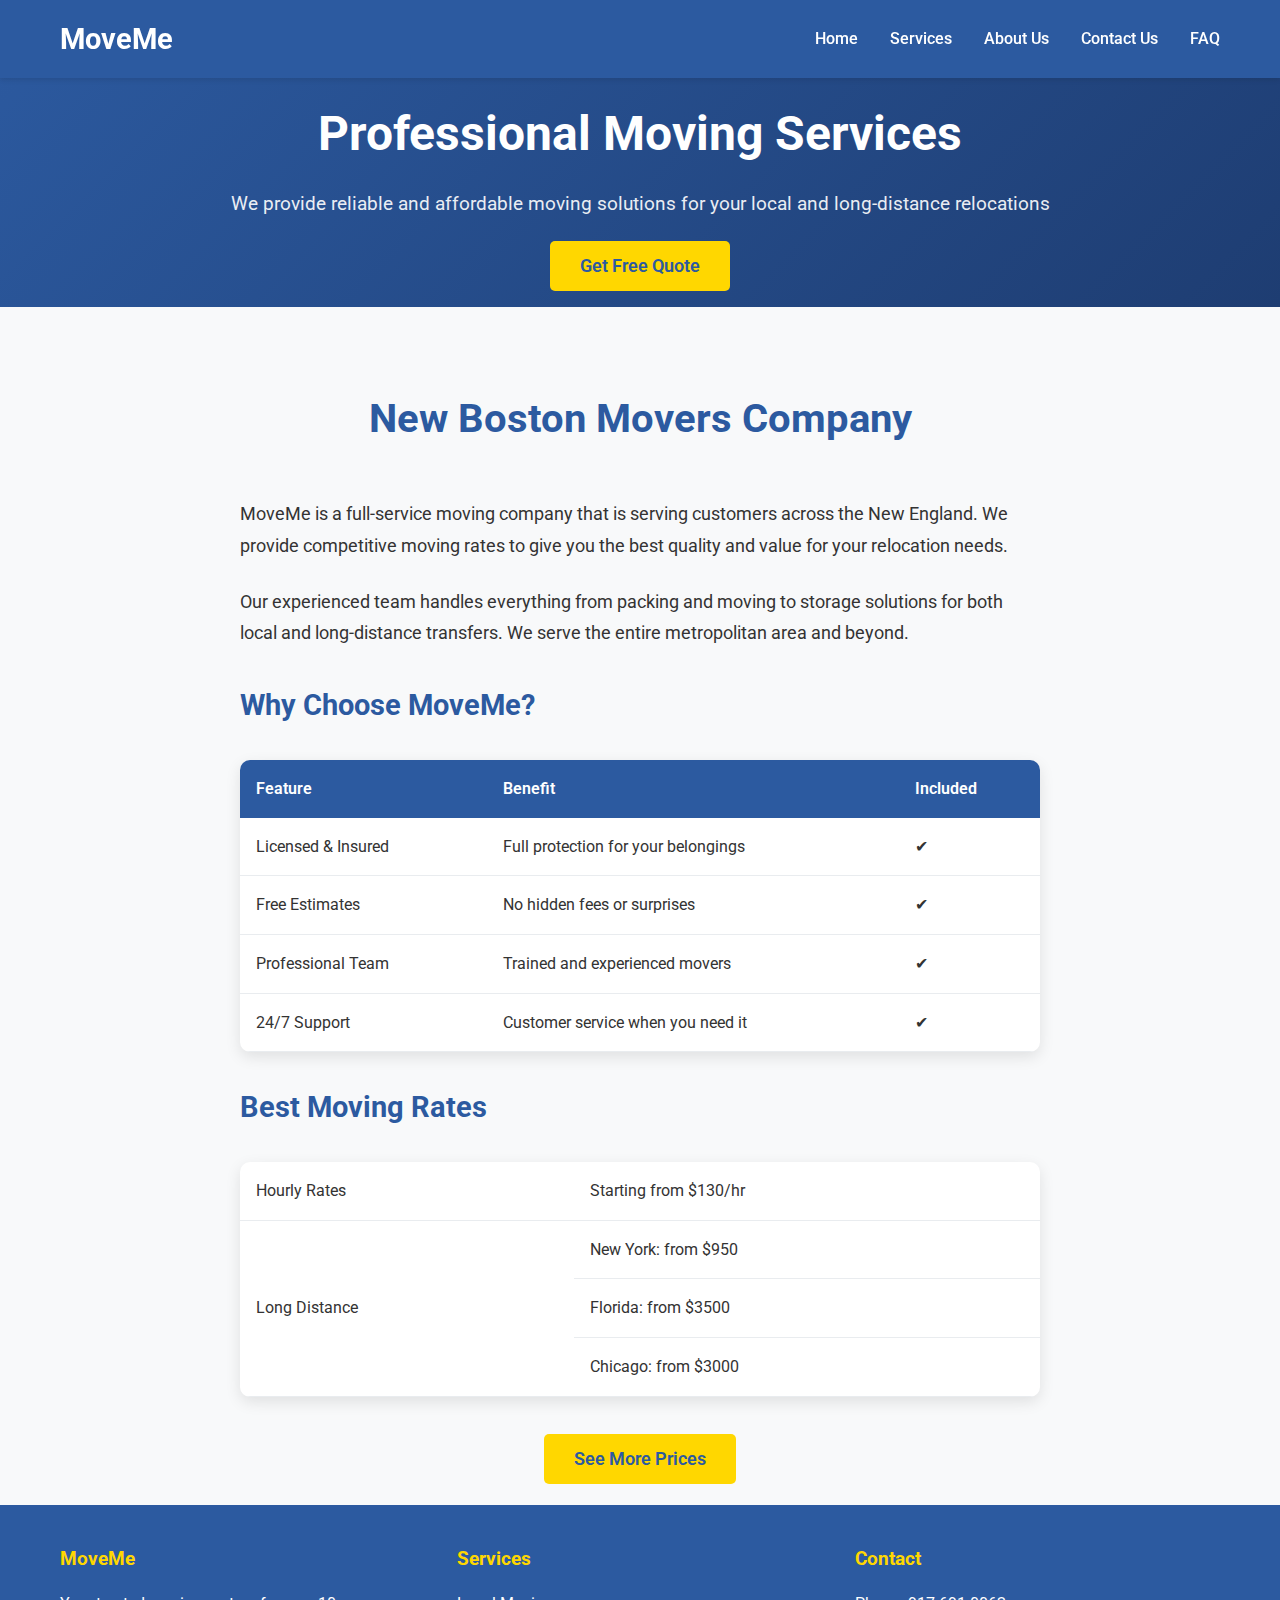
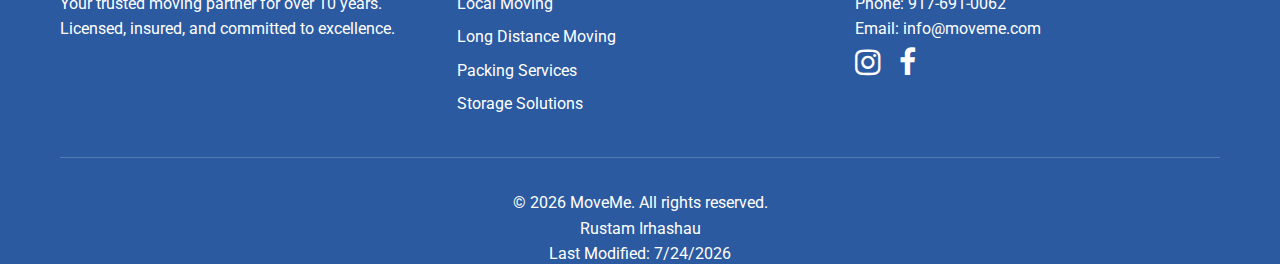
<file: index.html>
<!DOCTYPE html>
<html lang="en">

<head>
  <meta charset="UTF-8">
  <meta name="viewport" content="width=device-width, initial-scale=1.0">
  <title>MoveMe - Professional Moving Services</title>
  <link rel="stylesheet" href="styles.css">
  <link href="https://fonts.googleapis.com/css2?family=Roboto:wght@300;400;600;700&display=swap" rel="stylesheet">
  <link rel="stylesheet" href="https://cdnjs.cloudflare.com/ajax/libs/font-awesome/4.7.0/css/font-awesome.min.css">
  <link rel="shortcut icon" href="images/logo1.jpg">
  <link rel="apple-touch-icon" href="images/logo1.jpg">
  <link rel="icon" sizes="192x192" href="images/logo1.jpg">
</head>

<body>
  <!-- Navigation Menu -->
  <nav class="navbar">
    <div class="nav-container">
      <div class="nav-logo">
        <a href="index.html">MoveMe</a>
      </div>
      <div class="nav-menu" id="nav-menu">
        <a href="index.html" class="nav-link">Home</a>
        <a href="services.html" class="nav-link">Services</a>
        <a href="aboutus.html" class="nav-link">About Us</a>
        <a href="contact.html" class="nav-link">Contact Us</a>
        <a href="faq.html" class="nav-link">FAQ</a>
      </div>
      <div class="hamburger">
        <span class="bar"></span>
        <span class="bar"></span>
        <span class="bar"></span>
      </div>
    </div>
  </nav>

  <!-- Banner -->
  <section id="home" class="banner">
    <div class="banner-content">
      <h1 class="banner-title">Professional Moving Services</h1>
      <p class="banner-subtitle">
        We provide reliable and affordable moving solutions for your local and long-distance relocations
      </p>
      <a href="contact.html" class="cta-button">Get Free Quote</a>
    </div>
  </section>

  <!-- Main Content -->
  <section id="about" class="about">
    <div class="container">
      <h2>New Boston Movers Company</h2>
      <div class="about-content">
        <div class="about-text">
          <p>
            MoveMe is a full-service moving company that is serving customers across the New England. We provide
            competitive moving rates to give you the best quality and value for your relocation needs.
          </p>
          <p>
            Our experienced team handles everything from packing and moving to storage solutions for both local and
            long-distance transfers. We serve the entire metropolitan area and beyond.
          </p>

          <h3>Why Choose MoveMe?</h3>
          <table class="features-table">
            <thead>
              <tr>
                <th>Feature</th>
                <th>Benefit</th>
                <th>Included</th>
              </tr>
            </thead>
            <tbody>
              <tr>
                <td>Licensed & Insured</td>
                <td>Full protection for your belongings</td>
                <td>&#10004;</td>
              </tr>
              <tr>
                <td>Free Estimates</td>
                <td>No hidden fees or surprises</td>
                <td>&#10004;</td>
              </tr>
              <tr>
                <td>Professional Team</td>
                <td>Trained and experienced movers</td>
                <td>&#10004;</td>
              </tr>
              <tr>
                <td>24/7 Support</td>
                <td>Customer service when you need it</td>
                <td>&#10004;</td>
              </tr>
            </tbody>
          </table>
          <h3>Best Moving Rates</h3>
          <table class="features-table">
            <tbody>
              <tr>
                <td>Hourly Rates</td>
                <td>Starting from $130/hr</td>
              </tr>
              <tr>
                <td rowspan="3">Long Distance</td>
                <td>New York: from $950</td>
              <tr>
                <td>Florida: from $3500</td>
              </tr>
              <tr>
                <td>Chicago: from $3000</td>
              </tr>
            </tbody>
          </table>
        </div>
      </div>
    </div>
  </section>

  <!-- Button -->
  <div class="center-line">
    <a class="cta-button" href="services.html">See More Prices</a>
  </div>

  <!-- Footer -->
  <footer class="footer">
    <div class="container">
      <div class="footer-content">
        <div class="footer-section">
          <h3>MoveMe</h3>
          <p>Your trusted moving partner for over 10 years. Licensed, insured, and committed to excellence.</p>
        </div>
        <div class="footer-section">
          <h3>Services</h3>
          <ul>
            <li><a href="services.html">Local Moving</a></li>
            <li><a href="services.html">Long Distance Moving</a></li>
            <li><a href="services.html">Packing Services</a></li>
            <li><a href="services.html">Storage Solutions</a></li>
          </ul>
        </div>
        <div class="footer-section">
          <h3>Contact</h3>
          <p>Phone: <a href="tel:+19176910062">917-691-0062</a></p>
          <p>Email: <a href="mailto:info@moveme.com">info@moveme.com</a></p>
          <a href="https://www.instagram.com/rustam.irhashau/" class="fa fa-instagram"></a>
          <a href="https://www.facebook.com/rustam.irgashev.77" class="fa fa-facebook"></a>
        </div>
      </div>
      <div class="footer-bottom">
        <p>&copy; <span id="current-year"></span> MoveMe. All rights reserved.</p>
        <p>Rustam Irhashau</p>
        <p id ="date"></p>
      </div>
    </div>
  </footer>

  <script src="script.js"></script>

  <!-- jQuery animation -->
  <script src="https://ajax.googleapis.com/ajax/libs/jquery/3.7.1/jquery.min.js"></script>
  <script>
    $(function() {
      $("#home").hide(0).slideDown(1000);
    })
  </script>

  <!-- Footer Last modified script-->
  <script>
    const date = new Date(document.lastModified);
    document.getElementById("date").innerHTML = "Last Modified: " + date.toLocaleDateString();
  </script>
</body>

</html>
</file>
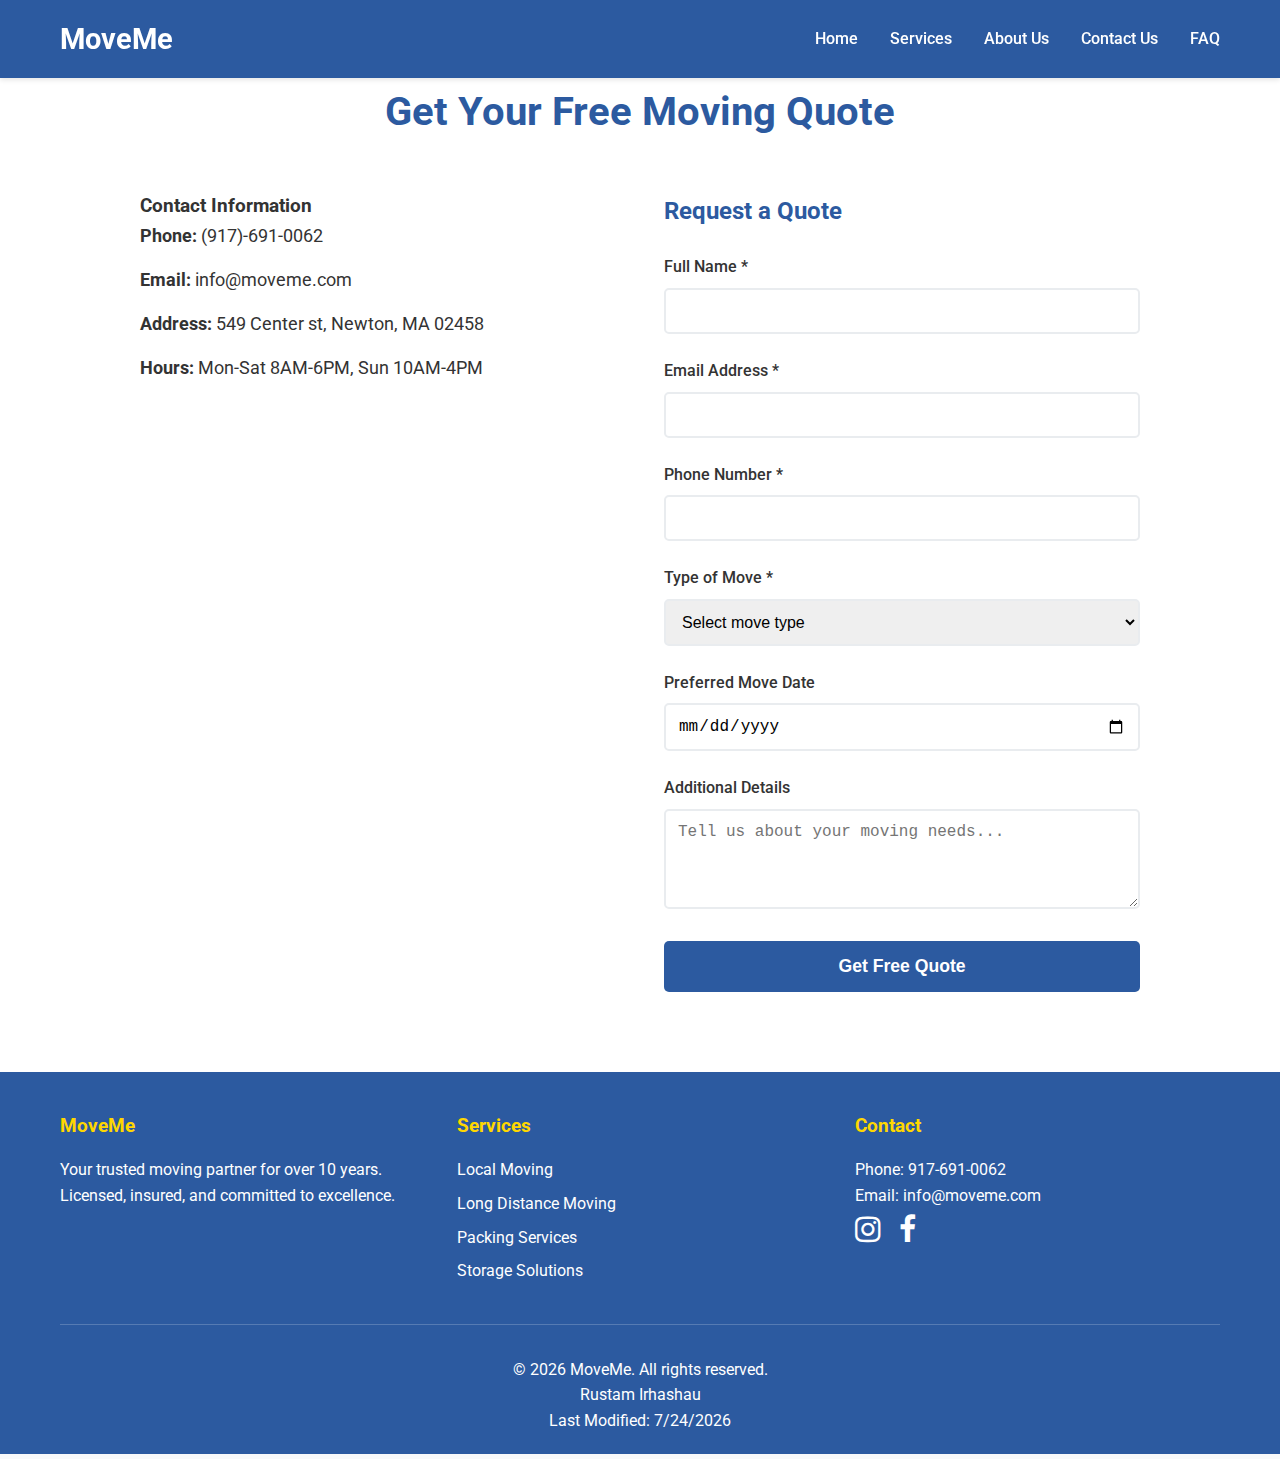
<file: contact.html>
<!DOCTYPE html>
<html lang="en">

<head>
  <meta charset="UTF-8">
  <meta name="viewport" content="width=device-width, initial-scale=1.0">
  <title>Contact Us – MoveMe</title>
  <link rel="stylesheet" href="styles.css">
  <link href="https://fonts.googleapis.com/css2?family=Roboto:wght@300;400;600;700&display=swap" rel="stylesheet">
  <!--Icons for social media-->
  <link rel="stylesheet" href="https://cdnjs.cloudflare.com/ajax/libs/font-awesome/4.7.0/css/font-awesome.min.css">
  <link rel="shortcut icon" href="images/logo1.jpg">
  <link rel="apple-touch-icon" href="images/logo1.jpg">
  <link rel="icon" sizes="192x192" href="images/logo1.jpg">
</head>

<body>

  <!-- Navigation Menu -->
  <nav class="navbar">
    <div class="nav-container">
      <div class="nav-logo">
        <a href="index.html">MoveMe</a>
      </div>
      <div class="nav-menu" id="nav-menu">
        <a href="index.html" class="nav-link">Home</a>
        <a href="services.html" class="nav-link">Services</a>
        <a href="aboutus.html" class="nav-link">About Us</a>
        <a href="contact.html" class="nav-link">Contact Us</a>
        <a href="faq.html" class="nav-link">FAQ</a>
      </div>
      <div class="hamburger">
        <span class="bar"></span>
        <span class="bar"></span>
        <span class="bar"></span>
      </div>
    </div>
  </nav>

  <!-- Contact Section -->
  <section id="contact" class="contact">
    <div class="container">
      <h2>Get Your Free Moving Quote</h2>
      <div class="contact-content">
        <div class="contact-info">
          <h3>Contact Information</h3>
          <div class="contact-item"><b>Phone:</b> (917)-691-0062</div>
          <div class="contact-item"><b>Email:</b> info@moveme.com</div>
          <div class="contact-item"><b>Address:</b> 549 Center st, Newton, MA 02458</div>
          <div class="contact-item"><b>Hours:</b> Mon-Sat 8AM-6PM, Sun 10AM-4PM</div>
        </div>
        <form action="results.html">
          <div class="contact-form">
            <h3>Request a Quote</h3>
            <fieldset class="form-group">
              <label for="name">Full Name *</label>
              <input type="text" id="name" name="name" required>
            </fieldset>

            <fieldset class="form-group">
              <label for="email">Email Address *</label>
              <input type="email" id="email" name="email" required>
            </fieldset>

            <fieldset class="form-group">
              <label for="phone">Phone Number *</label>
              <input type="tel" id="phone" name="phone" required>
            </fieldset>

            <fieldset class="form-group">
              <label for="move-type">Type of Move *</label>
              <select id="move-type" name="move-type" required>
                <option value="">Select move type</option>
                <option value="local">Local Move</option>
                <option value="long-distance">Long Distance</option>
                <option value="commercial">Commercial Move</option>
              </select>
            </fieldset>

            <fieldset class="form-group">
              <label for="move-date">Preferred Move Date</label>
              <input type="date" id="move-date" name="move-date">
            </fieldset>

            <fieldset class="form-group">
              <label for="message">Additional Details</label>
              <textarea id="message" name="message" rows="4"
                placeholder="Tell us about your moving needs..."></textarea>
            </fieldset>

            <button type="submit" class="submit-btn">Get Free Quote</button>
          </div>
        </form>
      </div>
    </div>
  </section>

  <!-- Footer -->
  <footer class="footer">
    <div class="container">
      <div class="footer-content">
        <div class="footer-section">
          <h3>MoveMe</h3>
          <p>Your trusted moving partner for over 10 years. Licensed, insured, and committed to excellence.</p>
        </div>
        <div class="footer-section">
          <h3>Services</h3>
          <ul>
            <li><a href="services.html">Local Moving</a></li>
            <li><a href="services.html">Long Distance Moving</a></li>
            <li><a href="services.html">Packing Services</a></li>
            <li><a href="services.html">Storage Solutions</a></li>
          </ul>
        </div>
        <div class="footer-section">
          <h3>Contact</h3>
          <p>Phone: <a href="tel:+19176910062">917-691-0062</a></p>
          <p>Email: <a href="mailto:info@moveme.com">info@moveme.com</a></p>
          <a href="https://www.instagram.com/rustam.irhashau/" class="fa fa-instagram"></a>
          <a href="https://www.facebook.com/rustam.irgashev.77" class="fa fa-facebook"></a>
        </div>
      </div>
      <div class="footer-bottom">
        <p>&copy; <span id="current-year"></span> MoveMe. All rights reserved.</p>
        <p>Rustam Irhashau</p>
        <p id ="date"></p>
      </div>
    </div>
  </footer>

  <script src="script.js"></script>
  
  <!-- Footer Last modified script-->
  <script>
    const date = new Date(document.lastModified);
    document.getElementById("date").innerHTML = "Last Modified: " + date.toLocaleDateString();
  </script>
</body>

</html>
</file>
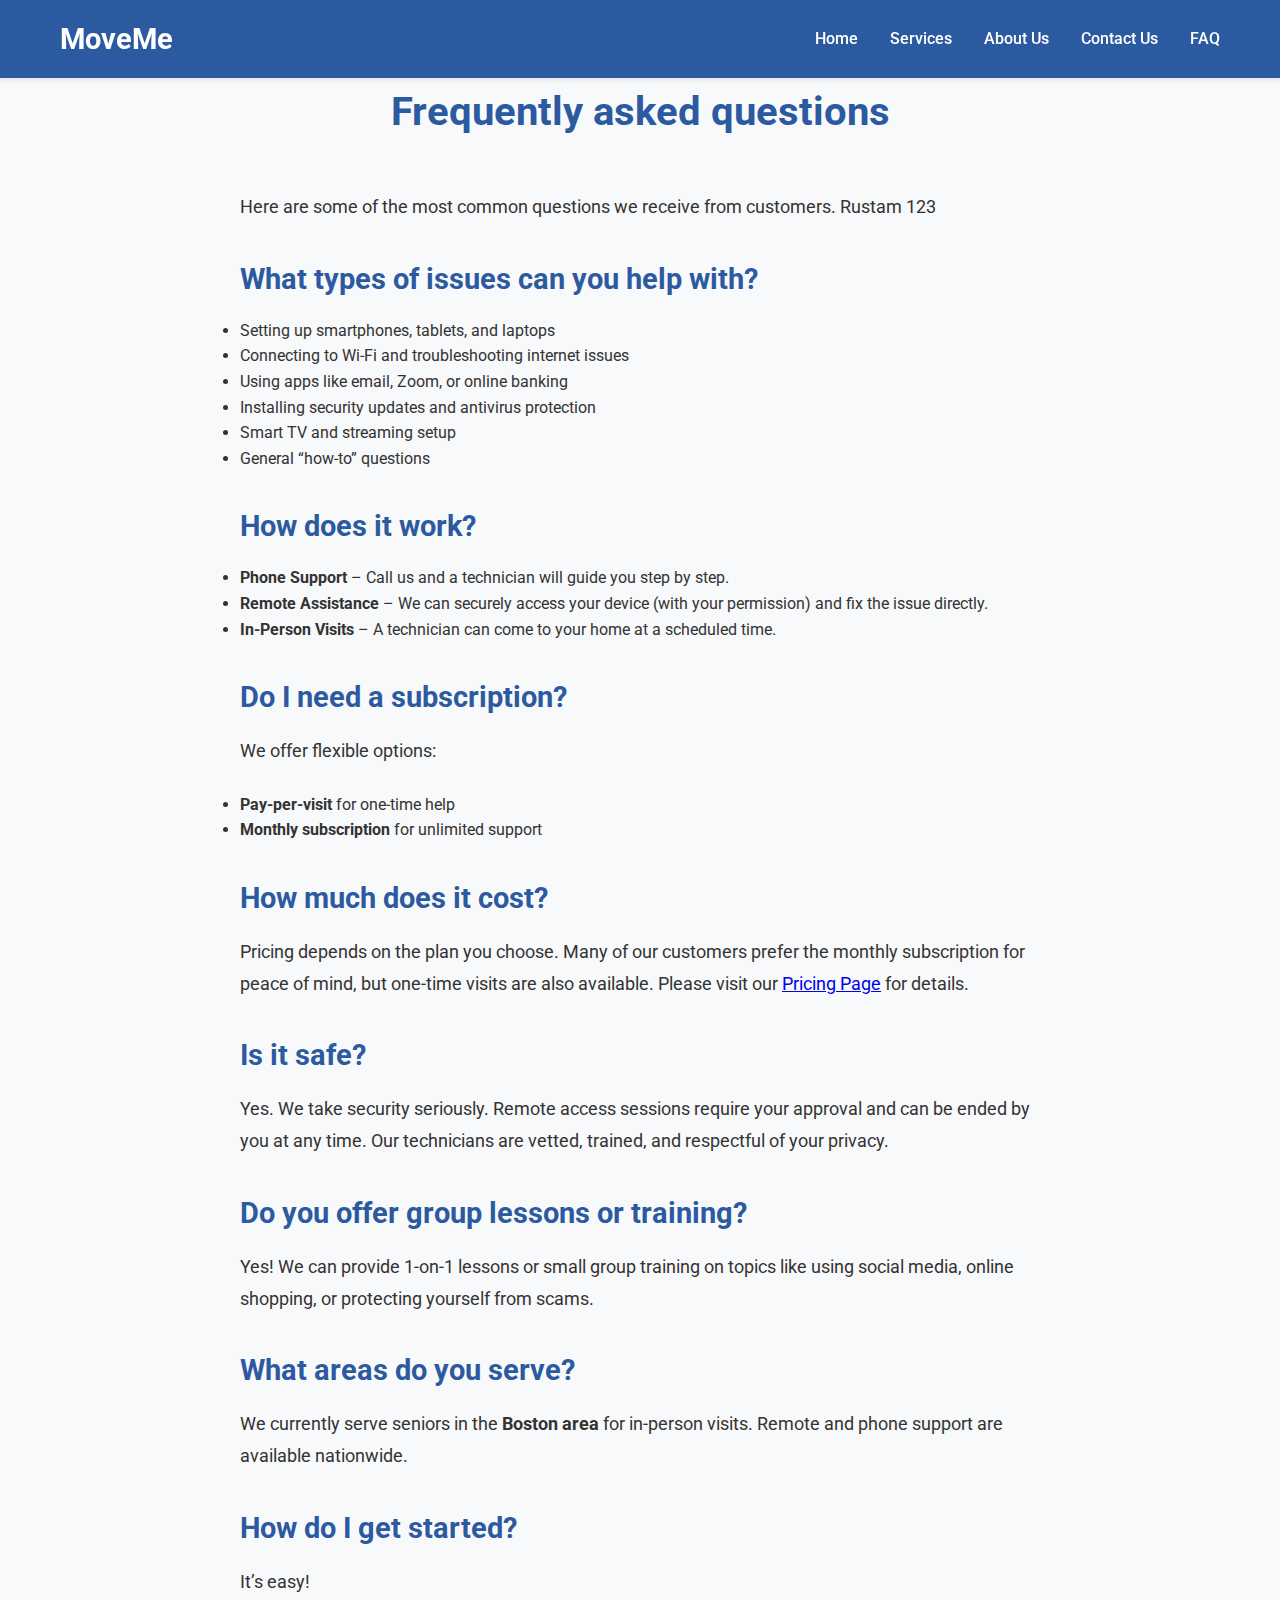
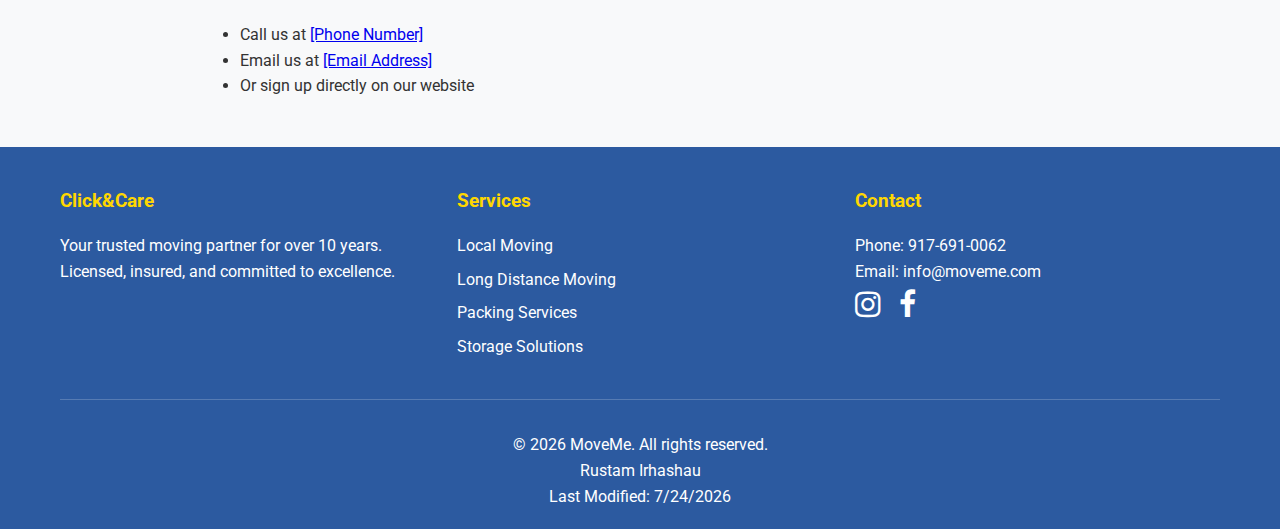
<file: faq.html>
<!DOCTYPE html>
<html lang="en">
  <head>
    <meta charset="UTF-8">
    <meta name="viewport" content="width=device-width, initial-scale=1.0">
    <title> FAQ – Click&Care</title>
    <link rel="stylesheet" href="styles.css">
    <link href="https://fonts.googleapis.com/css2?family=Roboto:wght@300;400;600;700&display=swap" rel="stylesheet">
     <!--Icons for social media-->
    <link rel="stylesheet" href="https://cdnjs.cloudflare.com/ajax/libs/font-awesome/4.7.0/css/font-awesome.min.css">
    <link rel="shortcut icon" href="images/logo1.jpg">
    <link rel="apple-touch-icon" href="images/logo1.jpg">
    <link rel="icon" sizes="192x192" href="images/logo1.jpg">
  </head>
  <body>
    <!-- Navigation Menu -->
    <nav class="navbar">
      <div class="nav-container">
        <div class="nav-logo">
          <a href="index.html">MoveMe</a>
        </div>
        <div class="nav-menu" id="nav-menu">
          <a href="index.html" class="nav-link">Home</a>
          <a href="services.html" class="nav-link">Services</a>
          <a href="aboutus.html" class="nav-link">About Us</a>
          <a href="contact.html" class="nav-link">Contact Us</a>
          <a href="faq.html" class="nav-link">FAQ</a>
        </div>
        <div class="hamburger">
          <span class="bar"></span>
          <span class="bar"></span>
          <span class="bar"></span>
        </div>
      </div>
    </nav>

     <!-- About Section -->
    <section id="about" class="about">
        <h2>Frequently asked questions</h2>
        <div class="about-content">
          <div class="about-text">
            <p>
              Here are some of the most common questions we receive from customers. Rustam 123
            </p>
            <h3>What types of issues can you help with?</h3>
  <ul>
    <li>Setting up smartphones, tablets, and laptops</li>
    <li>Connecting to Wi-Fi and troubleshooting internet issues</li>
    <li>Using apps like email, Zoom, or online banking</li>
    <li>Installing security updates and antivirus protection</li>
    <li>Smart TV and streaming setup</li>
    <li>General “how-to” questions</li>
  </ul>

  <h3>How does it work?</h3>
  <ul>
    <li><strong>Phone Support</strong> – Call us and a technician will guide you step by step.</li>
    <li><strong>Remote Assistance</strong> – We can securely access your device (with your permission) and fix the issue directly.</li>
    <li><strong>In-Person Visits</strong> – A technician can come to your home at a scheduled time.</li>
  </ul>

  <h3>Do I need a subscription?</h3>
  <p>We offer flexible options:</p>
  <ul>
    <li><strong>Pay-per-visit</strong> for one-time help</li>
    <li><strong>Monthly subscription</strong> for unlimited support</li>
  </ul>

  <h3>How much does it cost?</h3>
  <p>Pricing depends on the plan you choose. Many of our customers prefer the monthly subscription for peace of mind, but one-time visits are also available. Please visit our <a href="[Link-to-pricing-page]">Pricing Page</a> for details.</p>

  <h3>Is it safe?</h3>
  <p>Yes. We take security seriously. Remote access sessions require your approval and can be ended by you at any time. Our technicians are vetted, trained, and respectful of your privacy.</p>

  <h3>Do you offer group lessons or training?</h3>
  <p>Yes! We can provide 1-on-1 lessons or small group training on topics like using social media, online shopping, or protecting yourself from scams.</p>

  <h3>What areas do you serve?</h3>
  <p>We currently serve seniors in the <strong>Boston area</strong> for in-person visits. Remote and phone support are available nationwide.</p>

  <h3>How do I get started?</h3>
  <p>It’s easy!</p>
  <ul>
    <li>Call us at <a href="tel:[Phone-Number]">[Phone Number]</a></li>
    <li>Email us at <a href="mailto:[Email-Address]">[Email Address]</a></li>
    <li>Or sign up directly on our website</li>
  </ul>
</section>


<!-- Footer -->
    <footer class="footer">
      <div class="container">
        <div class="footer-content">
          <div class="footer-section">
            <h3>Click&Care</h3>
            <p>Your trusted moving partner for over 10 years. Licensed, insured, and committed to excellence.</p>
          </div>
          <div class="footer-section">
            <h3>Services</h3>
            <ul>
              <li><a href="services.html">Local Moving</a></li>
              <li><a href="services.html">Long Distance Moving</a></li>
              <li><a href="services.html">Packing Services</a></li>
              <li><a href="services.html">Storage Solutions</a></li>
            </ul>
          </div>
          <div class="footer-section">
            <h3>Contact</h3>
            <p>Phone: <a href="tel:+19176910062">917-691-0062</a></p>
            <p>Email: <a href="mailto:info@moveme.com">info@moveme.com</a></p>
            <a href="https://www.instagram.com/rustam.irhashau/" class="fa fa-instagram"></a>
            <a href="https://www.facebook.com/rustam.irgashev.77" class="fa fa-facebook"></a>
          </div>
        </div>
        <div class="footer-bottom">
          <p>&copy; <span id="current-year"></span> MoveMe. All rights reserved.</p>
          <p>Rustam Irhashau</p>
          <p id ="date"></p>
        </div>
      </div>
    </footer>
    <script src="script.js"></script>
    <!-- Footer Last modified script-->
    <script>
      const date = new Date(document.lastModified);
      document.getElementById("date").innerHTML = "Last Modified: " + date.toLocaleDateString();
    </script>
</body>
</html>
</file>
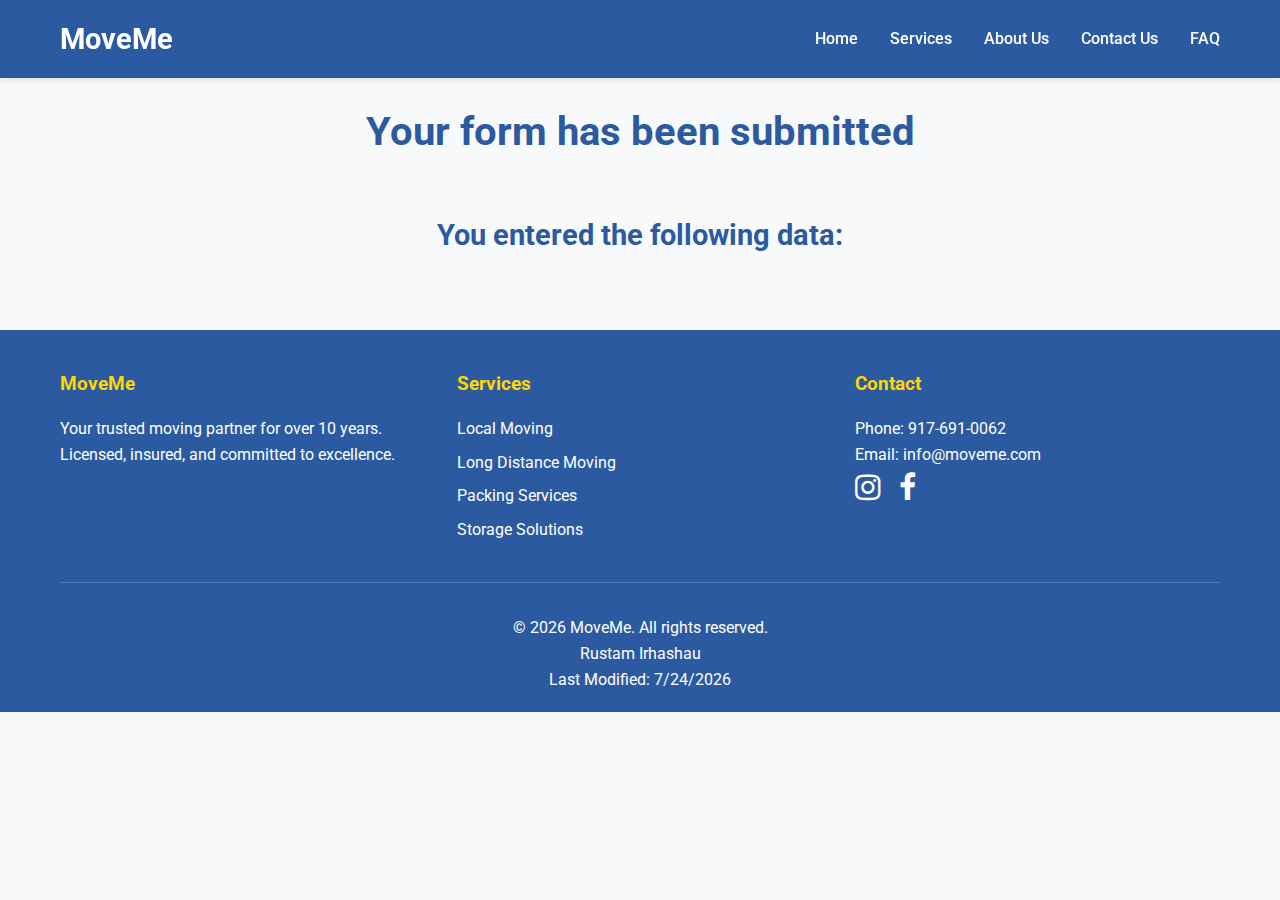
<file: results.html>
<!DOCTYPE html>
<html lang="en">

<head>
    <meta charset="UTF-8">
    <meta name="viewport" content="width=device-width, initial-scale=1.0">
    <title>Form results</title>
    <link rel="stylesheet" href="styles.css">
    <link href="https://fonts.googleapis.com/css2?family=Roboto:wght@300;400;600;700&display=swap" rel="stylesheet">
    <!--Icons for social media-->
    <link rel="stylesheet" href="https://cdnjs.cloudflare.com/ajax/libs/font-awesome/4.7.0/css/font-awesome.min.css">
    <link rel="shortcut icon" href="images/logo1.jpg">
    <link rel="apple-touch-icon" href="images/logo1.jpg">
    <link rel="icon" sizes="192x192" href="images/logo1.jpg">
</head>

<body>

    <!-- Navigation Menu -->
    <nav class="navbar">
        <div class="nav-container">
            <div class="nav-logo">
                <a href="index.html">MoveMe</a>
            </div>
            <div class="nav-menu" id="nav-menu">
                <a href="index.html" class="nav-link">Home</a>
                <a href="services.html" class="nav-link">Services</a>
                <a href="aboutus.html" class="nav-link">About Us</a>
                <a href="contact.html" class="nav-link">Contact Us</a>
                <a href="faq.html" class="nav-link">FAQ</a>
            </div>
            <div class="hamburger">
                <span class="bar"></span>
                <span class="bar"></span>
                <span class="bar"></span>
            </div>
        </div>
    </nav>

    <section class="results" id="contentstart">
        <h2>Your form has been submitted</h2>
        <div class="about-text">
            <h3>You entered the following data:</h3>
            <div class="results-container">

                <script>
                    var formData = location.search;
                    formData = formData.substring(1, formData.length);
                    while (formData.indexOf("+") !== -1) {
                        formData = formData.replace("+", " ");
                    }
                    formData = decodeURIComponent(formData);
                    var formArray = formData.split("&");
                    for (var i = 0; i < formArray.length; i = i + 1) {
                        document.write("<p>" + formArray[i] + "</p>");
                    }
                </script>
            </div>

        </div>
    </section>

    <footer class="footer">
        <div class="container">
            <div class="footer-content">
                <div class="footer-section">
                    <h3>MoveMe</h3>
                    <p>Your trusted moving partner for over 10 years. Licensed, insured, and committed to excellence.
                    </p>
                </div>
                <div class="footer-section">
                    <h3>Services</h3>
                    <ul>
                        <li><a href="services.html">Local Moving</a></li>
                        <li><a href="services.html">Long Distance Moving</a></li>
                        <li><a href="services.html">Packing Services</a></li>
                        <li><a href="services.html">Storage Solutions</a></li>
                    </ul>
                </div>
                <div class="footer-section">
                    <h3>Contact</h3>
                    <p>Phone: <a href="tel:+19176910062">917-691-0062</a></p>
                    <p>Email: <a href="mailto:info@moveme.com">info@moveme.com</a></p>
                    <a href="https://www.instagram.com/rustam.irhashau/" class="fa fa-instagram"></a>
                    <a href="https://www.facebook.com/rustam.irgashev.77" class="fa fa-facebook"></a>
                </div>
            </div>
            <div class="footer-bottom">
                <p>&copy; <span id="current-year"></span> MoveMe. All rights reserved.</p>
                <p>Rustam Irhashau</p>
                <p id ="date"></p>
            </div>
        </div>
    </footer>

    <script src="script.js"></script>
  <!-- Footer Last modified script-->
  <script>
    const date = new Date(document.lastModified);
    document.getElementById("date").innerHTML = "Last Modified: " + date.toLocaleDateString();
  </script>
</body>

</html>
</file>
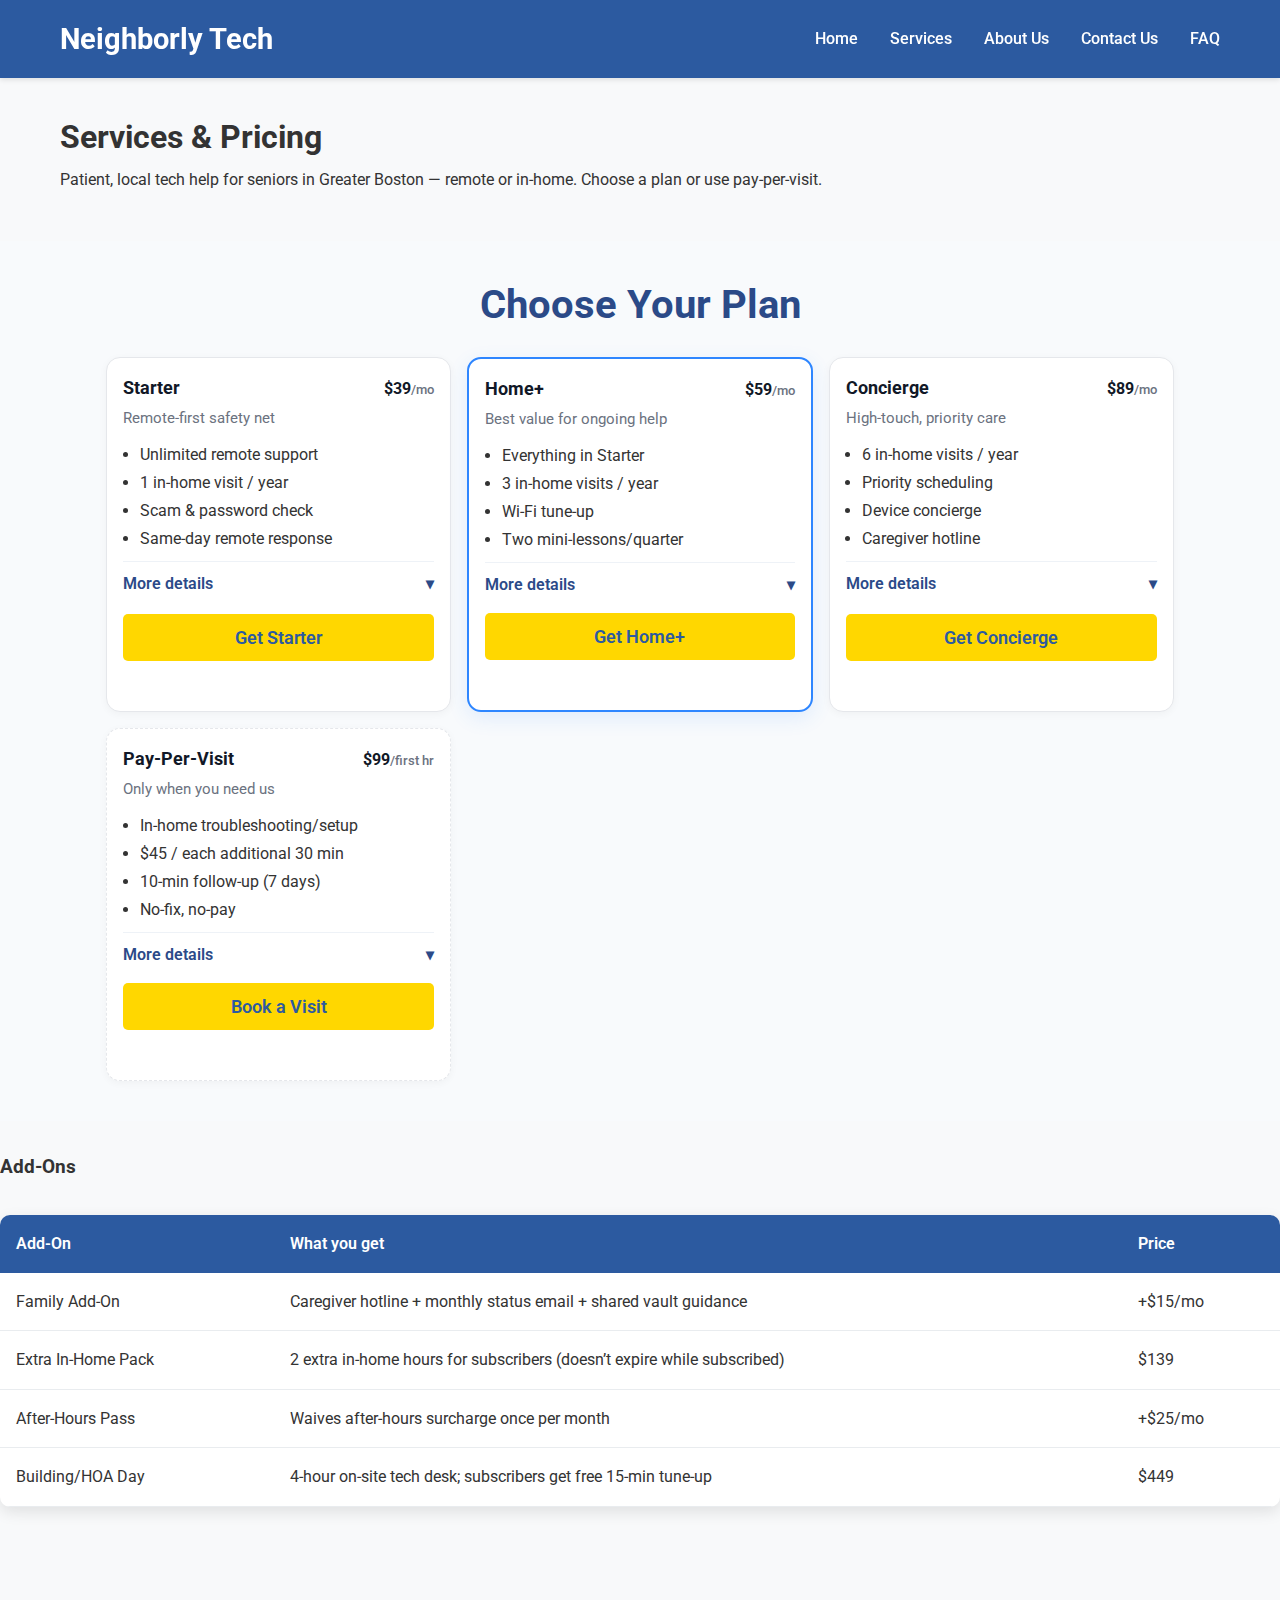
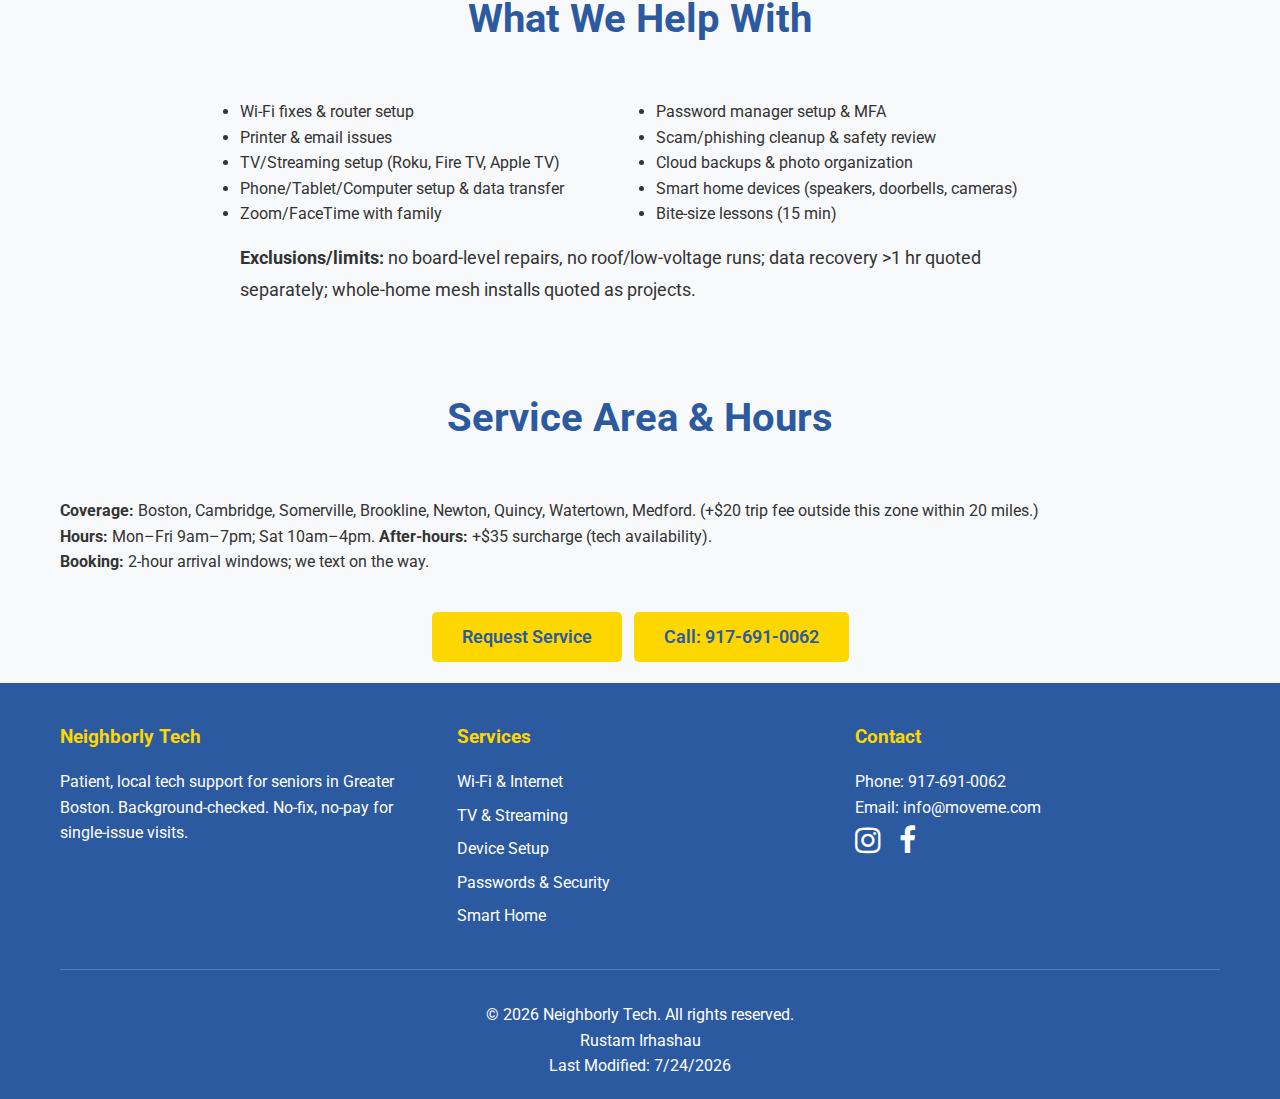
<file: services.html>
<!DOCTYPE html>
<html lang="en">
  <head>
    <meta charset="UTF-8" />
    <meta name="viewport" content="width=device-width, initial-scale=1.0"/>
    <title>Services & Pricing – Senior Tech Support</title>
    <link rel="stylesheet" href="styles.css" />
    <link href="https://fonts.googleapis.com/css2?family=Roboto:wght@300;400;600;700&display=swap" rel="stylesheet"/>
    <link rel="stylesheet" href="https://cdnjs.cloudflare.com/ajax/libs/font-awesome/4.7.0/css/font-awesome.min.css"/>
    <link rel="shortcut icon" href="images/logo1.jpg" />
    <link rel="apple-touch-icon" href="images/logo1.jpg" />
    <link rel="icon" sizes="192x192" href="images/logo1.jpg" />
  </head>
  <body>
    <!-- Navigation Menu -->
    <nav class="navbar" role="navigation" aria-label="Main navigation">
      <div class="nav-container">
        <div class="nav-logo">
          <a href="index.html">Neighborly Tech</a>
        </div>
        <div class="nav-menu" id="nav-menu">
          <a href="index.html" class="nav-link">Home</a>
          <a href="services.html" class="nav-link">Services</a>
          <a href="aboutus.html" class="nav-link">About Us</a>
          <a href="contact.html" class="nav-link">Contact Us</a>
          <a href="faq.html" class="nav-link">FAQ</a>
        </div>
        <div class="hamburger" aria-label="Open menu" aria-controls="nav-menu" aria-expanded="false">
          <span class="bar"></span><span class="bar"></span><span class="bar"></span>
        </div>
      </div>
    </nav>

    <!-- Hero -->
    <header class="about" style="padding-top:2rem;padding-bottom:0;">
      <div class="container">
        <h1 style="margin-bottom:.25rem;">Services & Pricing</h1>
        <p class="subhead">
          Patient, local tech help for seniors in Greater Boston — remote or in-home. Choose a plan or use pay-per-visit.
        </p>
      </div>
    </header>

   <section class="pricing-section" aria-labelledby="plans-title">
  <div class="container">
    <h2 id="plans-title" class="pricing-title">Choose Your Plan</h2>

    <div class="plan-grid">
      <!-- STARTER -->
      <article class="plan-card" aria-labelledby="starter-title">
        <header class="plan-header">
          <h3 id="starter-title">Starter</h3>
          <div class="plan-price">$39<span>/mo</span></div>
        </header>
        <p class="plan-tagline">Remote-first safety net</p>
        <ul class="plan-points">
          <li>Unlimited remote support</li>
          <li>1 in-home visit / year</li>
          <li>Scam & password check</li>
          <li>Same-day remote response</li>
        </ul>

        <details class="plan-details">
          <summary>More details</summary>
          <ul class="plan-more">
            <li>Phone/video support (Mon–Fri 9–7, Sat 10–4)</li>
            <li>60-min in-home (rollover up to 12 mo)</li>
            <li>Password manager setup + migration</li>
            <li>Visit summary email after each session</li>
            <li>In-home within 5 business days</li>
          </ul>
        </details>

        <div class="plan-actions">
          <a class="cta-button" href="contact.html">Get Starter</a>
        </div>
      </article>

      <!-- HOME+ -->
      <article class="plan-card plan-featured" aria-labelledby="home-title">
        <header class="plan-header">
          <h3 id="home-title">Home+</h3>
          <div class="plan-price">$59<span>/mo</span></div>
        </header>
        <p class="plan-tagline">Best value for ongoing help</p>
        <ul class="plan-points">
          <li>Everything in Starter</li>
          <li>3 in-home visits / year</li>
          <li>Wi-Fi tune-up</li>
          <li>Two mini-lessons/quarter</li>
        </ul>

        <details class="plan-details">
          <summary>More details</summary>
          <ul class="plan-more">
            <li>60-min visits (rollovers allowed, cap 4)</li>
            <li>TV/Streaming housekeeping (apps & logins)</li>
            <li>In-home within 3 business days</li>
            <li>1 after-hours slot/mo at standard price</li>
          </ul>
        </details>

        <div class="plan-actions">
          <a class="cta-button" href="contact.html">Get Home+</a>
        </div>
      </article>

      <!-- CONCIERGE -->
      <article class="plan-card" aria-labelledby="concierge-title">
        <header class="plan-header">
          <h3 id="concierge-title">Concierge</h3>
          <div class="plan-price">$89<span>/mo</span></div>
        </header>
        <p class="plan-tagline">High-touch, priority care</p>
        <ul class="plan-points">
          <li>6 in-home visits / year</li>
          <li>Priority scheduling</li>
          <li>Device concierge</li>
          <li>Caregiver hotline</li>
        </ul>

        <details class="plan-details">
          <summary>More details</summary>
          <ul class="plan-more">
            <li>Everything in Home+</li>
            <li>Next-business-day remote triage</li>
            <li>In-home within 2 business days</li>
            <li>Setup of 2 devices/yr + up to 6 smart-home devices</li>
            <li>Quarterly Tech Well-Being Report</li>
          </ul>
        </details>

        <div class="plan-actions">
          <a class="cta-button" href="contact.html">Get Concierge</a>
        </div>
      </article>

      <!-- PAY-PER-VISIT -->
      <article class="plan-card plan-outline" aria-labelledby="ppv-title">
        <header class="plan-header">
          <h3 id="ppv-title">Pay-Per-Visit</h3>
          <div class="plan-price">$99<span>/first hr</span></div>
        </header>
        <p class="plan-tagline">Only when you need us</p>
        <ul class="plan-points">
          <li>In-home troubleshooting/setup</li>
          <li>$45 / each additional 30 min</li>
          <li>10-min follow-up (7 days)</li>
          <li>No-fix, no-pay</li>
        </ul>

        <details class="plan-details">
          <summary>More details</summary>
          <ul class="plan-more">
            <li>Credit $39 to a plan if you subscribe within 7 days</li>
            <li>2-hour arrival window; text on the way</li>
          </ul>
        </details>

        <div class="plan-actions">
          <a class="cta-button" href="contact.html">Book a Visit</a>
        </div>
      </article>
    </div>
  </div>
</section>

        <!-- Add-ons -->
        <h3 style="margin-top:2rem;">Add-Ons</h3>
        <table class="features-table" aria-label="Add-ons table">
          <thead>
            <tr>
              <th>Add-On</th>
              <th>What you get</th>
              <th>Price</th>
            </tr>
          </thead>
          <tbody>
            <tr>
              <td>Family Add-On</td>
              <td>Caregiver hotline + monthly status email + shared vault guidance</td>
              <td>+$15/mo</td>
            </tr>
            <tr>
              <td>Extra In-Home Pack</td>
              <td>2 extra in-home hours for subscribers (doesn’t expire while subscribed)</td>
              <td>$139</td>
            </tr>
            <tr>
              <td>After-Hours Pass</td>
              <td>Waives after-hours surcharge once per month</td>
              <td>+$25/mo</td>
            </tr>
            <tr>
              <td>Building/HOA Day</td>
              <td>4-hour on-site tech desk; subscribers get free 15-min tune-up</td>
              <td>$449</td>
            </tr>
          </tbody>
        </table>
      </div>
    </section>

    <!-- What We Do -->
    <section class="about" aria-labelledby="catalog-title">
      <div class="container">
        <h2 id="catalog-title">What We Help With</h2>
        <div class="about-content">
          <div class="about-text">
            <ul class="feature-list two-col" style="columns:2;column-gap:2rem;max-width:1000px;">
              <li>Wi-Fi fixes &amp; router setup</li>
              <li>Printer &amp; email issues</li>
              <li>TV/Streaming setup (Roku, Fire TV, Apple TV)</li>
              <li>Phone/Tablet/Computer setup &amp; data transfer</li>
              <li>Zoom/FaceTime with family</li>
              <li>Password manager setup &amp; MFA</li>
              <li>Scam/phishing cleanup &amp; safety review</li>
              <li>Cloud backups &amp; photo organization</li>
              <li>Smart home devices (speakers, doorbells, cameras)</li>
              <li>Bite-size lessons (15 min)</li>
            </ul>

            <p class="muted" style="margin-top:1rem;">
              <strong>Exclusions/limits:</strong> no board-level repairs, no roof/low-voltage runs; data recovery &gt;1 hr quoted separately; whole-home mesh installs quoted as projects.
            </p>
          </div>
        </div>
      </div>
    </section>

    <!-- Service Area & Hours -->
    <section class="about" aria-labelledby="area-title">
      <div class="container">
        <h2 id="area-title">Service Area &amp; Hours</h2>
        <p><strong>Coverage:</strong> Boston, Cambridge, Somerville, Brookline, Newton, Quincy, Watertown, Medford. (+$20 trip fee outside this zone within 20 miles.)</p>
        <p><strong>Hours:</strong> Mon–Fri 9am–7pm; Sat 10am–4pm. <strong>After-hours:</strong> +$35 surcharge (tech availability).</p>
        <p><strong>Booking:</strong> 2-hour arrival windows; we text on the way.</p>
      </div>
    </section>

    <!-- CTA -->
    <div class="center-line" style="margin-top:0;">
      <a class="cta-button" href="contact.html" aria-label="Request service or subscribe">Request Service</a>
      <a class="cta-button" href="tel:+19176910062" aria-label="Call to speak with support" style="margin-left:.5rem;">Call: 917-691-0062</a>
    </div>

    <!-- Footer -->
    <footer class="footer">
      <div class="container">
        <div class="footer-content">
          <div class="footer-section">
            <h3>Neighborly Tech</h3>
            <p>Patient, local tech support for seniors in Greater Boston. Background-checked. No-fix, no-pay for single-issue visits.</p>
          </div>
          <div class="footer-section">
            <h3>Services</h3>
            <ul>
              <li><a href="services.html">Wi-Fi &amp; Internet</a></li>
              <li><a href="services.html">TV &amp; Streaming</a></li>
              <li><a href="services.html">Device Setup</a></li>
              <li><a href="services.html">Passwords &amp; Security</a></li>
              <li><a href="services.html">Smart Home</a></li>
            </ul>
          </div>
          <div class="footer-section">
            <h3>Contact</h3>
            <p>Phone: <a href="tel:+19176910062">917-691-0062</a></p>
            <p>Email: <a href="mailto:info@moveme.com">info@moveme.com</a></p>
            <a href="https://www.instagram.com/rustam.irhashau/" class="fa fa-instagram" aria-label="Instagram"></a>
            <a href="https://www.facebook.com/rustam.irgashev.77" class="fa fa-facebook" aria-label="Facebook"></a>
          </div>
        </div>
        <div class="footer-bottom">
          <p>&copy; <span id="current-year"></span> Neighborly Tech. All rights reserved.</p>
          <p>Rustam Irhashau</p>
          <p id="date"></p>
        </div>
      </div>
    </footer>

    <script src="script.js"></script>
    <!-- Last modified -->
    <script>
      const date = new Date(document.lastModified);
      document.getElementById("date").textContent = "Last Modified: " + date.toLocaleDateString();
      document.getElementById("current-year").textContent = new Date().getFullYear();
    </script>

    <script>
  document.querySelectorAll('.plan-details').forEach(d => {
    d.addEventListener('toggle', () => {
      if (d.open) {
        document.querySelectorAll('.plan-details').forEach(o => { if (o !== d) o.open = false; });
      }
    });
  });
</script>

  </body>
</html>
</file>
<file: styles.css>
/* Reset Styles */
a,
article,
body,
div,
fieldset,
figcaption,
figure,
footer,
form,
header,
h1,
h2,
h3,
img,
input,
label,
li,
nav,
p,
section,
textarea,
ul {
  margin: 0;
  padding: 0;
  border: 0;
}

body {
  font-family: 'Roboto', 'Arial', sans-serif;
  line-height: 1.6;
  color: #333;
  background-color: #f8f9fa;
}

.container {
  max-width: 1200px;
  margin: 0 auto;
  padding: 0 20px;
}

/* Navigation */
.navbar {
  background-color: #2c5aa0;
  padding: 1rem 0;
  position: fixed;
  top: 0;
  width: 100%;
  z-index: 1000;
  box-shadow: 0 2px 5px rgba(0, 0, 0, 0.1);
}

.nav-container {
  max-width: 1200px;
  margin: 0 auto;
  padding: 0 20px;
  display: flex;
  justify-content: space-between;
  align-items: center;
}

.nav-logo a {
  color: white;
  text-decoration: none;
  font-size: 1.8rem;
  font-weight: 700;
}

.nav-menu {
  display: flex;
  gap: 2rem;
}

.nav-link {
  color: white;
  text-decoration: none;
  font-weight: 500;
  transition: color 0.3s ease;
}

.nav-link:hover {
  color: #ffd700;
  transform: scale(1.2);
}

.hamburger {
  display: none;
  flex-direction: column;
  cursor: pointer;
}

.bar {
  width: 25px;
  height: 3px;
  background-color: white;
  margin: 3px 0;
  transition: 0.3s;
}

/* Banner Section */
.banner {
  background: linear-gradient(135deg, #2c5aa0 0%, #1e3d72 100%);
  color: white;
  padding: 120px 0 80px;
  text-align: center;
}

.banner-content {
  max-width: 1200px;
  margin: 0 auto;
  padding: 0 20px;
}

.banner-title {
  font-size: 3rem;
  font-weight: 700;
  margin-bottom: 1rem;
}

.banner-subtitle {
  font-size: 1.2rem;
  margin-bottom: 2rem;
  opacity: 0.9;
}

/* Button Styling */
.cta-button {
  background-color: #ffd700;
  color: #2c5aa0;
  padding: 15px 30px;
  border: none;
  border-radius: 5px;
  font-size: 1.1rem;
  font-weight: 600;
  cursor: pointer;
  transition: background-color 0.3s ease;
  margin-bottom: 2rem;
  text-decoration: none;
}

.cta-button:hover {
  background-color: #ffed4e;
}

.center-line {
  text-align: center;
  margin-bottom: 2rem;
}

/* Services Section */
.services {
  padding: 80px 0;
  background-color: white;
}

h2 {
  text-align: center;
  font-size: 2.5rem;
  color: #2c5aa0;
  margin-bottom: 3rem;
}

.services-grid {
  display: grid;
  grid-template-columns: repeat(auto-fit, minmax(280px, 1fr));
  gap: 2rem;
}

/* About Section */
.about {
  margin-top: 5rem;
  margin-bottom: 3rem;
  background-color: #f8f9fa;
}

.about-content {
  max-width: 800px;
  margin: 0 auto;
}

.about-text p {
  font-size: 1.1rem;
  margin-bottom: 1.5rem;
  line-height: 1.8;
}

.about-text h3 {
  color: #2c5aa0;
  font-size: 1.8rem;
  margin: 2rem 0 1rem;
}

.about-item {
  background-color: #f8f9fa;
  padding: 2rem;
  border-radius: 10px;
  text-align: center;
  border: 1px solid #e9ecef;
  transition: transform 0.3s ease;
}

.about-item:hover {
  transform: scale(1.05);
  border: 1px solid rgb(88, 88, 0);
}

.about-item h3 {
  color: #2c5aa0;
  font-size: 1.5rem;
  margin-bottom: 1rem;
}

.about-item p {
  margin-bottom: 1rem;
  color: grey;
}

.about-item ul {
  list-style: none;
  text-align: left;
}

.about-item li {
  padding: 0.5rem 0;
  border-bottom: 1px solid #e9ecef;
}

.about-item li:before {
  content: '\2714';
  color: #28a745;
  font-weight: bold;
  margin-right: 10px;
}

/* Table Styles */
.features-table {
  width: 100%;
  border-collapse: collapse;
  margin-top: 2rem;
  background-color: white;
  border-radius: 10px;
  overflow: hidden;
  box-shadow: 0 5px 15px rgba(0, 0, 0, 0.1);
}

.features-table th {
  background-color: #2c5aa0;
  color: white;
  padding: 1rem;
  text-align: left;
  font-weight: 600;
}

.features-table td {
  padding: 1rem;
  border-bottom: 1px solid #e9ecef;
}

.features-table tr:hover {
  background-color: #f8f9fa;
}

/* Contact Section */
.contact {
  padding: 80px 0;
  background-color: white;
}

.contact-content {
  display: grid;
  grid-template-columns: 1fr 1fr;
  gap: 3rem;
  max-width: 1000px;
  margin: 0 auto;
}

.contact-item {
  margin-bottom: 1rem;
  font-size: 1.1rem;
}

.contact-form h3 {
  color: #2c5aa0;
  font-size: 1.5rem;
  margin-bottom: 1.5rem;
}

.form-group {
  margin-bottom: 1.5rem;
}

.form-group label {
  display: block;
  margin-bottom: 0.5rem;
  font-weight: 500;
  color: #333;
}

.form-group input,
.form-group select,
.form-group textarea {
  width: 100%;
  padding: 12px;
  border: 2px solid #e9ecef;
  border-radius: 5px;
  font-size: 1rem;
  transition: border-color 0.3s ease;
}

.form-group input:focus,
.form-group select:focus,
.form-group textarea:focus {
  outline: none;
  border-color: #2c5aa0;
}

.submit-btn {
  background-color: #2c5aa0;
  color: white;
  padding: 15px 30px;
  border: none;
  border-radius: 5px;
  font-size: 1.1rem;
  font-weight: 600;
  cursor: pointer;
  transition: background-color 0.3s ease;
  width: 100%;
}

.submit-btn:hover {
  background-color: #1e3d72;
}

.results {
  text-align: center;
  margin-top: 100px;
}

.results-container {
  display: flex;
  flex-direction: column;
  margin-bottom: 32px;
}

.results-container p {
  font-size: 25px;
}



/* Slideshow container. Done with help of W3Schools.com */
.slideshow-container {
  max-width: 1000px;
  position: relative;
  margin: 0 auto 40px;
}

/* Hide the images by default */
.mySlides {
  display: none;
}

/* Next & previous buttons */
.prev,
.next {
  cursor: pointer;
  position: absolute;
  top: 50%;
  width: auto;
  margin-top: -22px;
  padding: 16px;
  color: white;
  font-weight: bold;
  font-size: 18px;
  transition: 0.6s ease;
  border-radius: 0 3px 3px 0;
  user-select: none;
}

.next {
  right: 0;
  border-radius: 3px 0 0 3px;
}

/* Table animation */
.prev:hover,
.next:hover {
  background-color: rgba(0, 0, 0, 0.8);
}

/* Caption text */
.text {
  color: #f2f2f2;
  font-size: 30px;
  font-weight: bold;
  padding: 8px 12px;
  position: absolute;
  bottom: 8px;
  width: 100%;
  text-align: center;
}

/* Number text (1/3 etc) */
.numbertext {
  color: #f2f2f2;
  font-size: 12px;
  padding: 8px 12px;
  position: absolute;
  top: 0;
}

.active {
  background-color: #717171;
}

/* Fading animation */
.fade {
  animation-name: fade;
  animation-duration: 1.5s;
}

@keyframes fade {
  from {
    opacity: 0.4;
  }

  to {
    opacity: 1;
  }
}

.video {
  width: 700px;
  height: 500px;
}

/* Footer Styles*/
.footer {
  background-color: #2c5aa0;
  color: white;
  padding: 40px 0 20px;
}

a.fa {
  width: 40px;
  font-size: 30px;
  text-align: left;
  margin-top: 5px;
  text-decoration: none;
}

.footer a {
  color: white;
  text-decoration: none;
}

.footer a:hover {
  color: #ffd700;
}

.footer-content {
  display: grid;
  grid-template-columns: repeat(auto-fit, minmax(250px, 1fr));
  gap: 2rem;
  margin-bottom: 2rem;
}

.footer-section h3 {
  margin-bottom: 1rem;
  color: #ffd700;
}

.footer-section ul {
  list-style: none;
}

.footer-section li {
  margin-bottom: 0.5rem;
}

.footer-bottom {
  text-align: center;
  padding-top: 2rem;
  border-top: 1px solid rgba(255, 255, 255, 0.2);
}

* {
  box-sizing: border-box;
}

/* Responsive Design */
@media (max-width: 768px) {
  .hamburger {
    display: flex;
  }

  .nav-menu {
    position: fixed;
    left: -100%;
    top: 70px;
    flex-direction: column;
    background-color: #2c5aa0;
    width: 100%;
    text-align: center;
    transition: 0.3s;
    padding: 2rem 0;
  }

  .nav-menu.active {
    left: 0;
  }

  .banner-subtitle {
    font-size: 1rem;
  }

  .services h2,
  .about h2,
  .contact h2,
  .banner-title {
    font-size: 2rem;
  }

  .contact-content {
    grid-template-columns: 1fr;
    gap: 2rem;
  }

  .services-grid {
    grid-template-columns: 1fr;
  }

  .video {
    width: 450px;
    height: 345px;
  }
}

form fieldset {
  padding: 0;
  margin-bottom: 1.5rem;
}

/* === Pricing Grid (scoped) === */
.pricing-section { background: #f8fafc; padding: 2rem 0 2.5rem; }
.pricing-title { text-align: center; margin-bottom: 1.25rem; color: #2b4a88; }

.plan-grid {
  display: grid;
  grid-template-columns: repeat(auto-fit, minmax(280px, 1fr));
  gap: 1rem;
  align-items: stretch;
}

.plan-card {
  background: #fff;
  border: 1px solid #e5e7eb;
  border-radius: 14px;
  padding: 1rem 1rem 1.1rem;
  box-shadow: 0 2px 8px rgba(0,0,0,.04);
  display: flex;
  flex-direction: column;
  line-height: 1.5;
}

.plan-featured { border: 2px solid #2e86ff; box-shadow: 0 6px 20px rgba(46,134,255,.12); }
.plan-outline { border-style: dashed; }

.plan-header {
  display: flex; justify-content: space-between; align-items: baseline;
  gap: .75rem; margin-bottom: .35rem;
}
.plan-header h3 { font-size: 1.15rem; margin: 0; color: #111827; }
.plan-price { font-weight: 700; color: #111827; }
.plan-price span { font-weight: 500; font-size: .8rem; color: #6b7280; }
.plan-tagline { margin: 0 0 .25rem; color: #6b7280; font-size: .94rem; }

.plan-points, .plan-more { margin: .35rem 0 0; padding-left: 1.05rem; }
.plan-points li, .plan-more li { margin: .25rem 0; }

.plan-details {
  margin-top: .35rem; border-top: 1px solid #eef2f7; padding-top: .4rem;
}
.plan-details summary {
  list-style: none; cursor: pointer; font-weight: 600; color: #2b4a88;
  display: flex; align-items: center; justify-content: space-between;
  padding: .25rem 0;
}
.plan-details summary::-webkit-details-marker { display: none; }
.plan-details summary::after { content: "▾"; transition: transform .2s; margin-left: .5rem; }
.plan-details[open] summary::after { transform: rotate(180deg); }

.plan-actions { margin-top: auto; }
.plan-card .cta-button {
  width: 100%; display: inline-block; text-align: center;
  padding: .65rem 1rem; margin-top: .75rem;
}

/* Prevent weird wrapping/overlap anywhere in cards */
.plan-card, .plan-card * { overflow-wrap: anywhere; }

/* Container max width for alignment (if not already set) */
.pricing-section .container { max-width: 1100px; margin: 0 auto; padding: 0 16px; }

/* Mobile tweaks */
@media (max-width: 520px) {
  .plan-card { padding: .9rem; }
  .plan-header h3 { font-size: 1.05rem; }
}
</file>
